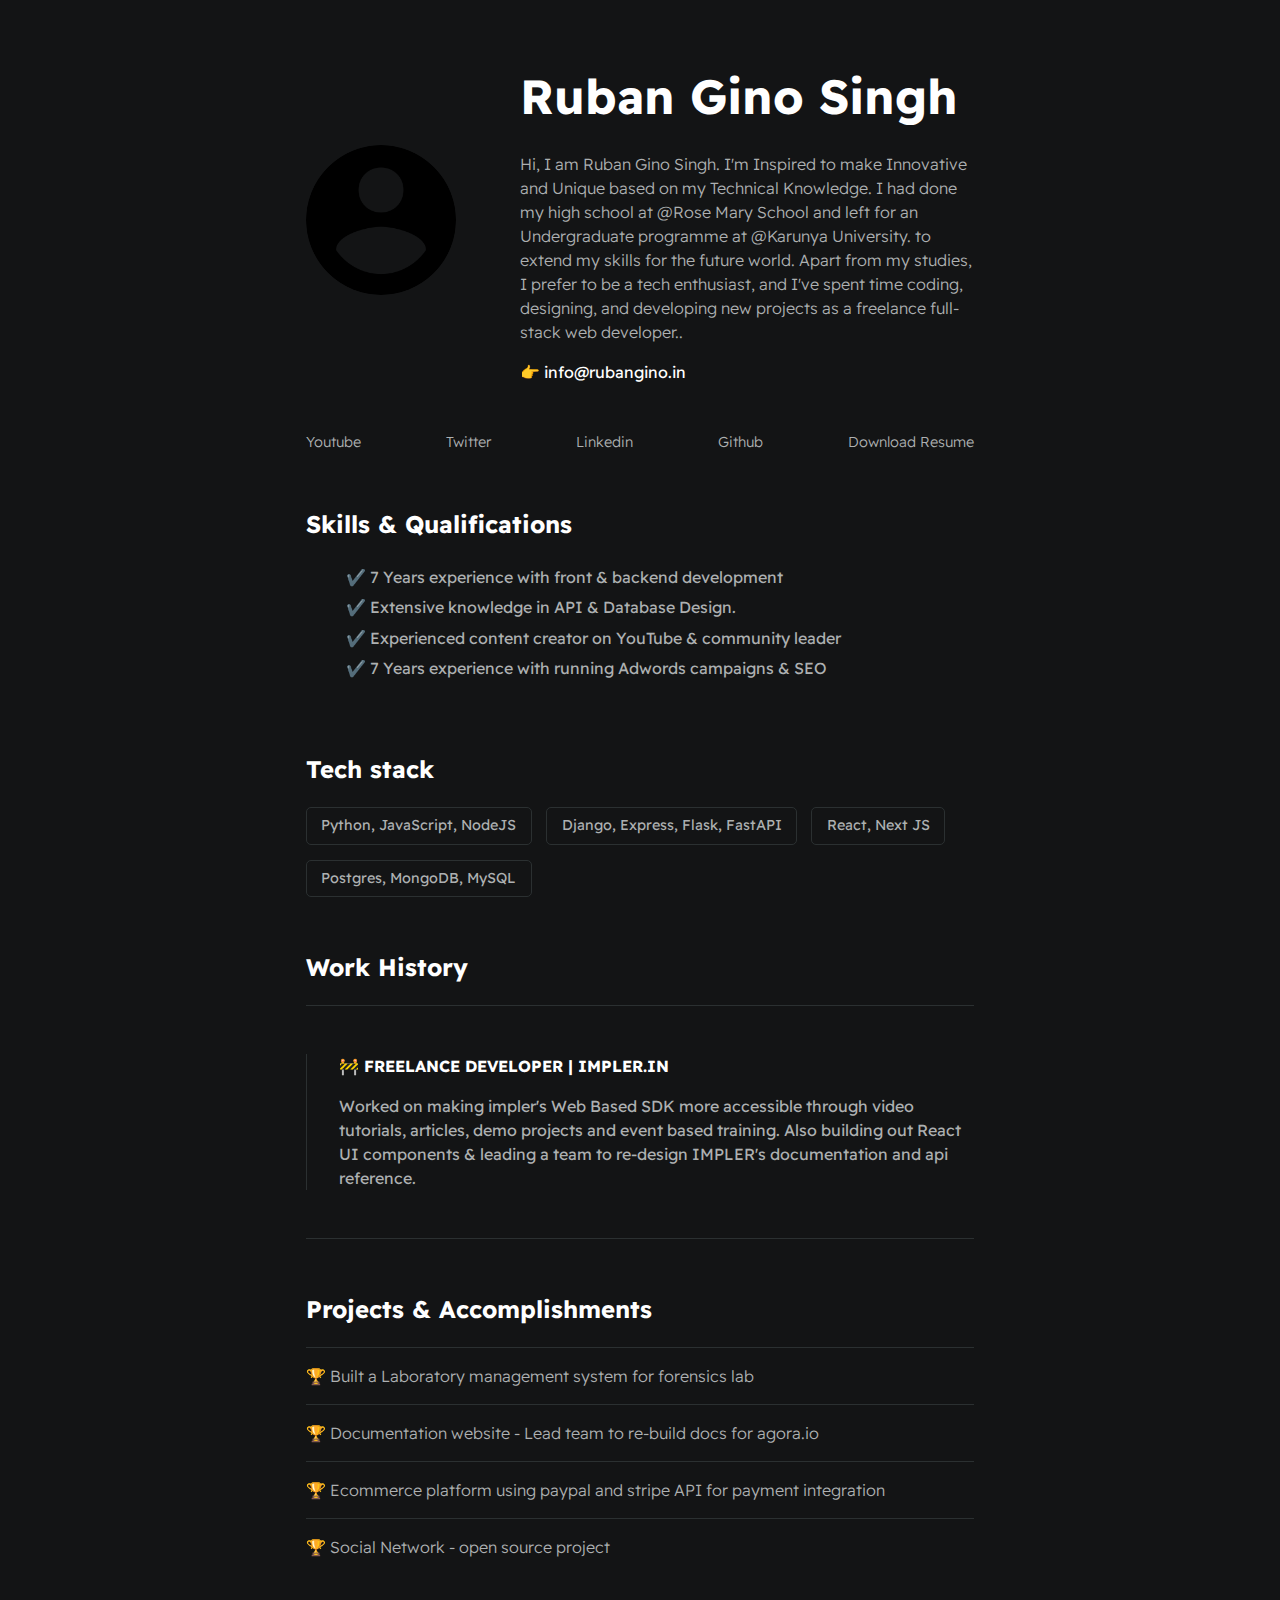
<file: pages/output-resume.html>
<!DOCTYPE html>
<html>

<head>
    <meta charset="utf-8">
    <meta http-equiv="X-UA-Compatible" content="IE=edge">
    <title>Your-resume</title>
    <meta name="description" content="">
    <meta name="viewport" content="width=device-width, initial-scale=1">
    <!-- <link rel="stylesheet" href="./styles/main.css"> -->

    <style>
        @import url('https://fonts.googleapis.com/css2?family=Readex+Pro:wght@300;400;500;600;700&display=swap');

        :root {
            --mainTextColor-light: #000;
            --secondaryTextColor-light: rgb(51 51 51);
            --mainLinkColor-light: #0da2b8;
            --mainBorderColor-light: rgb(218, 218, 218);
            --mainBgColor-light: rgb(249, 250, 251);

            --mainTextColor-dark: #fff;
            --secondaryTextColor-dark: #adb0b1;
            --mainLinkColor-dark: rgb(30, 190, 214);
            --mainBorderColor-dark: #2b3031;
            --mainBgColor-dark: #131415;

            --mainTextColor: var(--mainTextColor-dark);
            --secondaryTextColor: var(--secondaryTextColor-dark);
            --mainLinkColor: var(--mainLinkColor-dark);
            --mainBorderColor: var(--mainBorderColor-dark);
            --mainBgColor: var(--mainBgColor-dark);

        }


        * {
            font-family: 'Readex Pro';
            line-height: 1.5em;
            box-sizing: border-box;
            color: var(--mainTextColor);

        }

        body {
            background-color: var(--mainBgColor);
        }

        p,
        span,
        li {
            color: var(--secondaryTextColor);
            font-size: 1em;
        }

        a {
            text-decoration: none;
            color: var(--mainLinkColor);
            font-weight: 500;
        }

        li {
            line-height: 1.9em;
        }

        #container--main {
            max-width: 700px;
            margin: 0 auto;
            padding: 1em;
        }

        .section--page {
            padding-top: 1em;
            padding-bottom: 1em;
        }

        #wrapper--hero {
            display: flex;
            align-items: center;
            gap: 4em;
        }

        #bio,
        a {
            font-weight: 300;
        }

        #user-name {
            font-size: 48px;
            line-height: 1em;
        }

        #profile-pic {
            width: 150px;
            height: 150px;
            object-fit: cover;
            border-radius: 50%;
        }

        #email {
            color: var(--mainTextColor);
        }

        #socials--list {
            display: flex;
            justify-content: space-between;
            column-gap: 1em;
            flex-wrap: wrap;
        }

        #socials--list a {
            font-weight: 300;
            color: var(--secondaryTextColor);
            font-size: 0.9em;
            transition: 0.3s;
        }

        #socials--list a:hover {
            font-weight: 100;
            color: var(--mainLinkColor);
            font-size: 0.9em;
        }

        #qualifications--list {
            list-style: none;
        }

        #wrapper--techstack__items {
            display: flex;
            flex-wrap: wrap;
            gap: 1em;
            font-size: 0.9em;
        }

        .card--techstack {
            border: 1px solid var(--mainBorderColor);
            border-radius: 5px;
            padding: 0.5em 1em;
            align-items: center;
        }

        .card--project {
            padding-top: 1em;
            padding-bottom: 1em;
            border-top: 1px solid var(--mainBorderColor);
        }

        .card--project a {
            color: var(--mainTextColor);

            transition: 0.3s;
        }

        .card--project a:hover {
            color: rgb(30, 190, 214);

        }

        .card--work-history {
            border-left: 1px solid var(--mainBorderColor);
            margin-top: 3em;
            margin-bottom: 3em;
            padding-left: 2em;
        }

        .line-break {
            background-color: var(--mainBorderColor);
            height: 1px;
        }


        @media(max-width:600px) {

            .section--page {
                padding-top: 1em;
                padding-bottom: 1em;
            }

            #wrapper--hero {
                display: flex;
                align-items: center;
                gap: 1em;
            }

            #profile-pic {
                width: 200px;
                height: 200px;
            }

            #wrapper--hero {
                flex-direction: column;
            }

            .card--work-history {
                border-left: none;
                padding-left: 0;
            }
        }

        @media print {
            @page {
                margin: 2rem;
            }

            body {
                margin: 3rem;
            }

            #download-now {
                display: none;
            }
        }
    </style>
</head>

<body id="body">
    <div id="container--main">

        <section id="wrapper--hero" class="section--page">
            <img id="profile-pic" src="../assets/images/round-profile.png">

            <div>
                <h1 id="user-name">Ruban Gino Singh</h1>
                <p id="bio">Hi, I am Ruban Gino Singh. I'm Inspired to make Innovative and Unique based on my Technical
                    Knowledge. I had done my
                    high school at @Rose Mary School and left for an Undergraduate programme at @Karunya University. to
                    extend my skills for
                    the future world. Apart from my studies, I prefer to be a tech enthusiast, and I've spent time
                    coding, designing, and
                    developing new projects as a freelance full-stack web developer.</a>.</p>
                <p>👉 <span id="email">info@rubangino.in</span></p>
            </div>
        </section>

        <section class="section--page">

            <div id="socials--list">
                <a href="#" target="_blank" id="youtube">Youtube</a>
                <a href="#" target="_blank" id="twitter">Twitter</a>
                <a href="#" target="_blank" id="linkedIn">Linkedin</a>
                <a href="#" target="_blank" id="github">Github</a>
                <a id="download-now" onclick="downloadNow()" target="_blank">Download Resume</a>
            </div>
        </section>

        <section class="section--page">
            <h2>Skills & Qualifications</h2>
            <ul id="qualifications--list">
                <li>✔️ <span id="skill-1">7 Years experience with front & backend development</span></li>
                <li>✔️ <span id="skill-2">Extensive knowledge in API & Database Design.</span></li>
                <li>✔️ <span id="skill-3">Experienced content creator on YouTube & community leader</span></li>
                <li>✔️ <span id="skill-4">7 Years experience with running Adwords campaigns & SEO</span></li>
            </ul>
        </section>

        <section class="section--page">
            <h2>Tech stack</h2>

            <div id="wrapper--techstack__items">
                <div class="card--techstack"><span id="tech1">Python, JavaScript, NodeJS</span></div>
                <div class="card--techstack"><span id="tech2">Django, Express, Flask, FastAPI</span></div>
                <div class="card--techstack"><span id="tech3">React, Next JS</span></div>
                <div class="card--techstack"><span id="tech4">Postgres, MongoDB, MySQL</span></div>
            </div>
        </section>

        <section id="work-history-wrapper" class="section--page">
            <h2>Work History</h2>

            <div class="line-break"></div>
            <div class="card--work-history">
                <strong>🚧 <span><strong id="Work-title">FREELANCE DEVELOPER | IMPLER.IN</strong></span></strong>
                <p id="work-desc">Worked on making impler's Web Based SDK more accessible through video tutorials,
                    articles, demo
                    projects and event based training. Also building out React UI components & leading a team to
                    re-design IMPLER's documentation and api reference.</p>
            </div>

            <div class="line-break"></div>

        </section>

        <section class="section--page">
            <h2>Projects & Accomplishments</h2>

            <div class="card--project">
                <a href="#"><span>🏆 </span><span id="project1">Built a Laboratory management system for forensics
                        lab</span></a>
            </div>

            <div class="card--project">
                <a href="#"><span>🏆 </span><span id="project2">Documentation website - Lead team to re-build docs for
                        agora.io</span></a>
            </div>

            <div class="card--project">
                <a href="#"><span>🏆 </span><span id="project3">Ecommerce platform using paypal and stripe API for
                        payment
                        integration</span></a>
            </div>

            <div class="card--project">
                <a href="#"><span>🏆 </span><span id="project4">Social Network - open source project</span></a>
            </div>

        </section>


    </div>

    <!-- Output page file -->
    <script src="../js/output-page.js"></script>

    <script>

        function downloadNow() {

            alert("Once you've clicked the print button, The Entered resume Details will be deleted!!!");

            window.print();

            localStorage.removeItem("resume-data");

            location.reload();

            location.href = "home.html";
        }

    </script>
</body>

</html>
</file>
